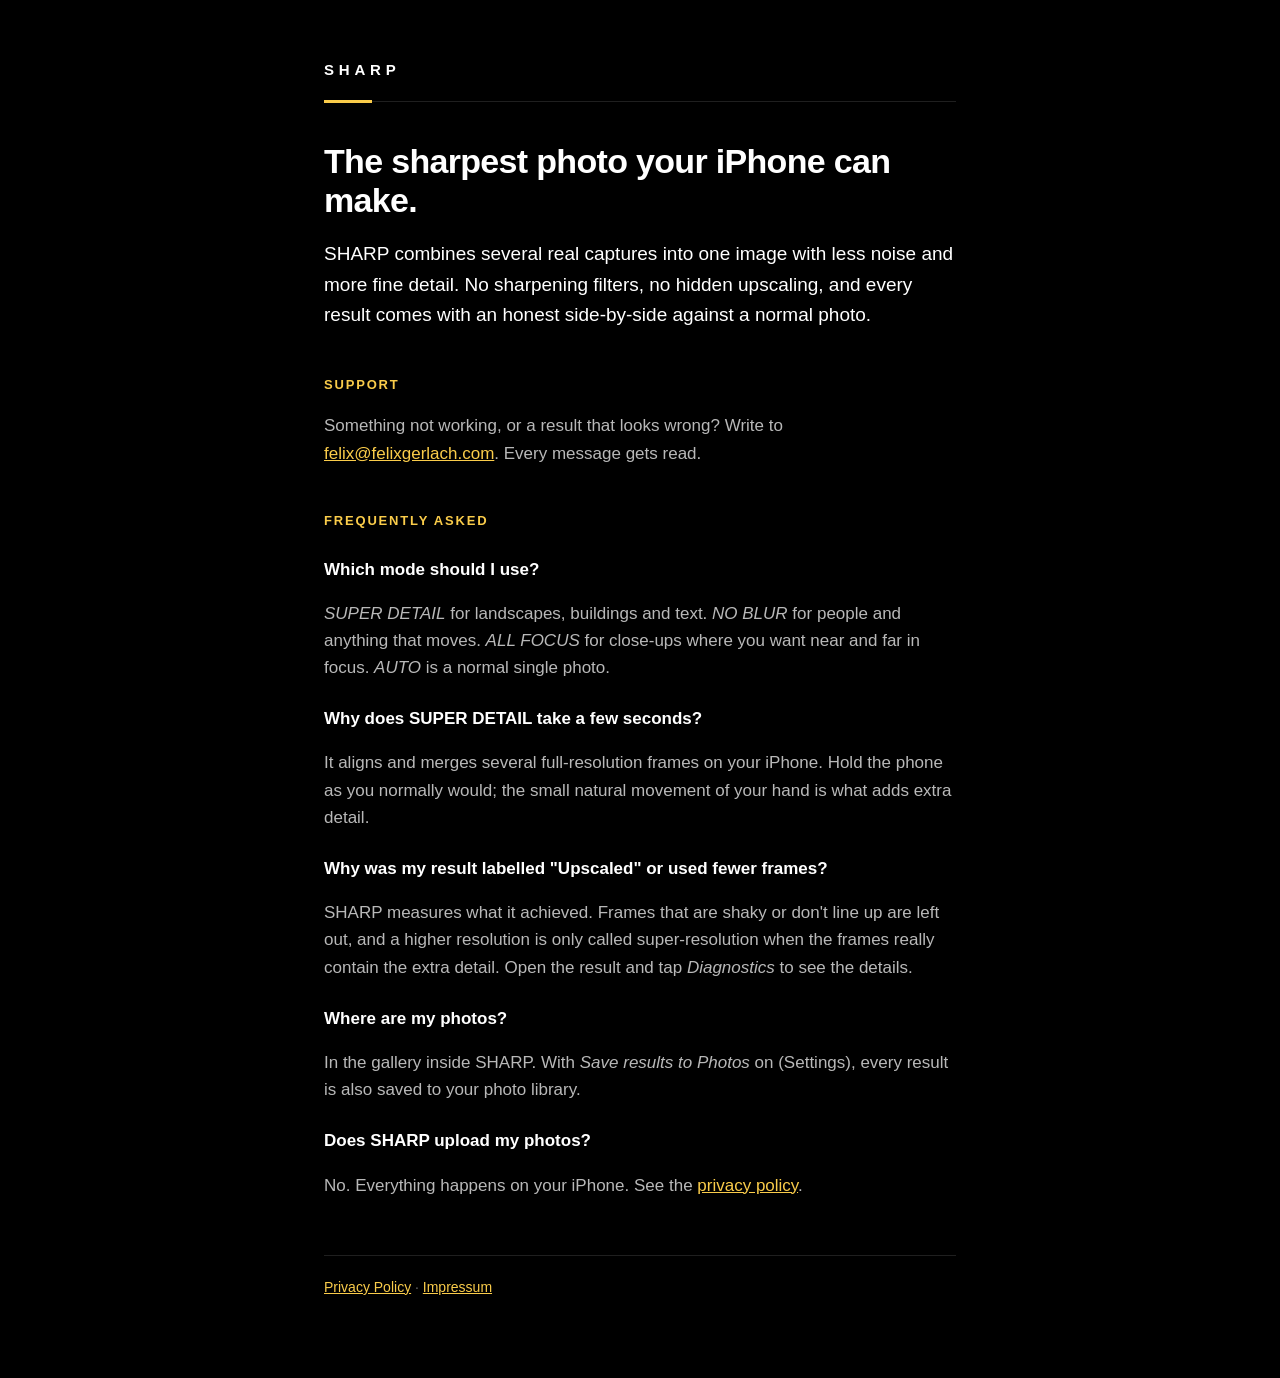
<file: index.html>
<!doctype html>
<html lang="en">
<head>
<meta charset="utf-8">
<meta name="viewport" content="width=device-width, initial-scale=1">
<title>SHARP · Multi-frame detail camera</title>
<meta name="description" content="SHARP combines several real captures on your iPhone into one sharper, more detailed photo. Everything runs on the device.">
<link rel="stylesheet" href="style.css">
</head>
<body>
<main>
  <a class="brand" href="index.html">SHARP</a>
  <div class="rule"></div>
  <h1>The sharpest photo your iPhone can make.</h1>
  <p class="lead">SHARP combines several real captures into one image with less noise and more fine detail. No sharpening filters, no hidden upscaling, and every result comes with an honest side-by-side against a normal photo.</p>

  <h2>Support</h2>
  <p>Something not working, or a result that looks wrong? Write to <a href="mailto:felix@felixgerlach.com">felix@felixgerlach.com</a>. Every message gets read.</p>

  <h2>Frequently asked</h2>
  <h3>Which mode should I use?</h3>
  <p><em>SUPER DETAIL</em> for landscapes, buildings and text. <em>NO BLUR</em> for people and anything that moves. <em>ALL FOCUS</em> for close-ups where you want near and far in focus. <em>AUTO</em> is a normal single photo.</p>
  <h3>Why does SUPER DETAIL take a few seconds?</h3>
  <p>It aligns and merges several full-resolution frames on your iPhone. Hold the phone as you normally would; the small natural movement of your hand is what adds extra detail.</p>
  <h3>Why was my result labelled "Upscaled" or used fewer frames?</h3>
  <p>SHARP measures what it achieved. Frames that are shaky or don't line up are left out, and a higher resolution is only called super-resolution when the frames really contain the extra detail. Open the result and tap <em>Diagnostics</em> to see the details.</p>
  <h3>Where are my photos?</h3>
  <p>In the gallery inside SHARP. With <em>Save results to Photos</em> on (Settings), every result is also saved to your photo library.</p>
  <h3>Does SHARP upload my photos?</h3>
  <p>No. Everything happens on your iPhone. See the <a href="privacy.html">privacy policy</a>.</p>

  <footer>
    <a href="privacy.html">Privacy Policy</a> · <a href="impressum.html">Impressum</a>
  </footer>
</main>
</body>
</html>
</file>
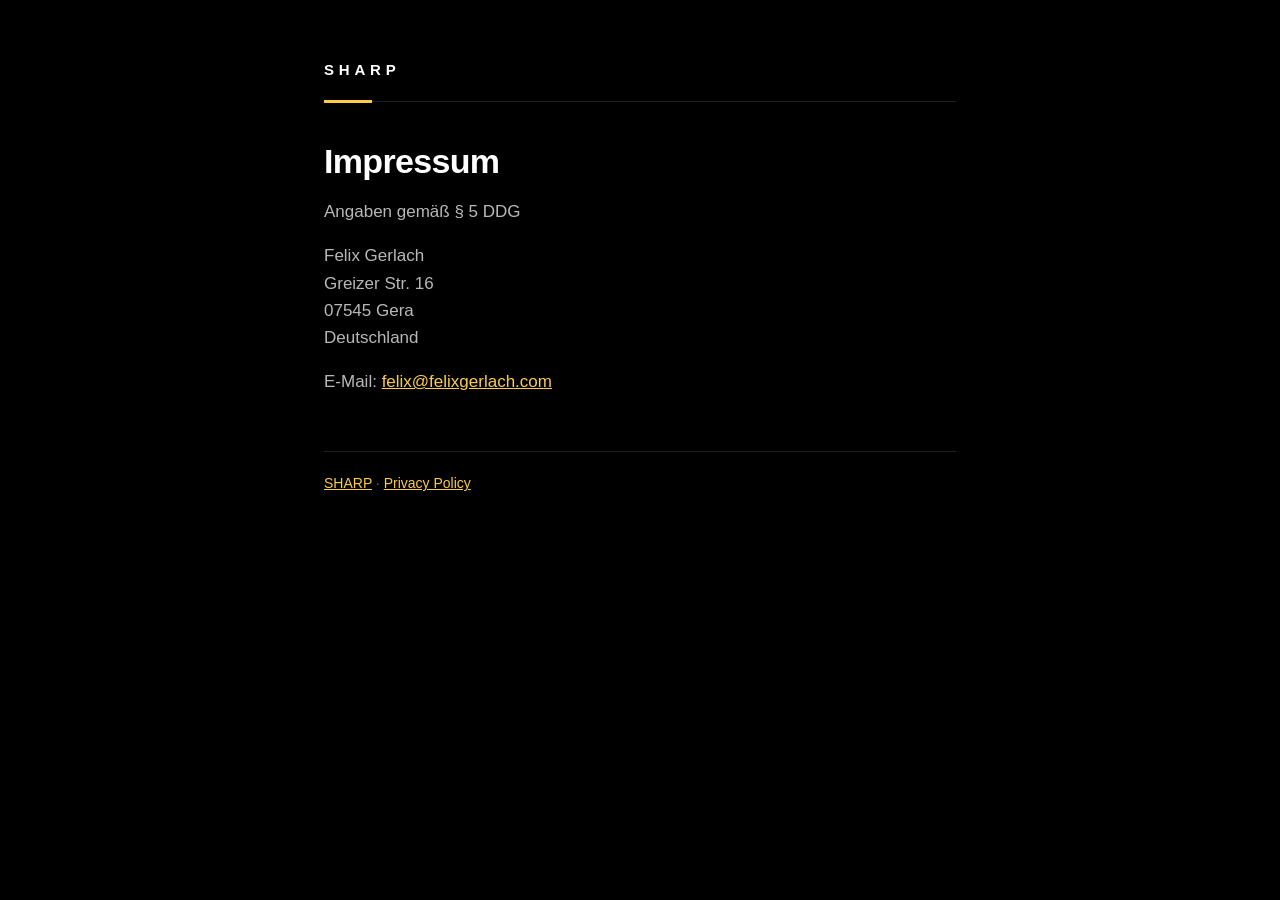
<file: impressum.html>
<!doctype html>
<html lang="de">
<head>
<meta charset="utf-8">
<meta name="viewport" content="width=device-width, initial-scale=1">
<title>SHARP · Impressum</title>
<link rel="stylesheet" href="style.css">
</head>
<body>
<main>
  <a class="brand" href="index.html">SHARP</a>
  <div class="rule"></div>
  <h1>Impressum</h1>
  <p>Angaben gemäß § 5 DDG</p>
  <p>Felix Gerlach<br>
  Greizer Str. 16<br>
  07545 Gera<br>
  Deutschland</p>
  <p>E-Mail: <a href="mailto:felix@felixgerlach.com">felix@felixgerlach.com</a></p>
  <footer><a href="index.html">SHARP</a> · <a href="privacy.html">Privacy Policy</a></footer>
</main>
</body>
</html>
</file>
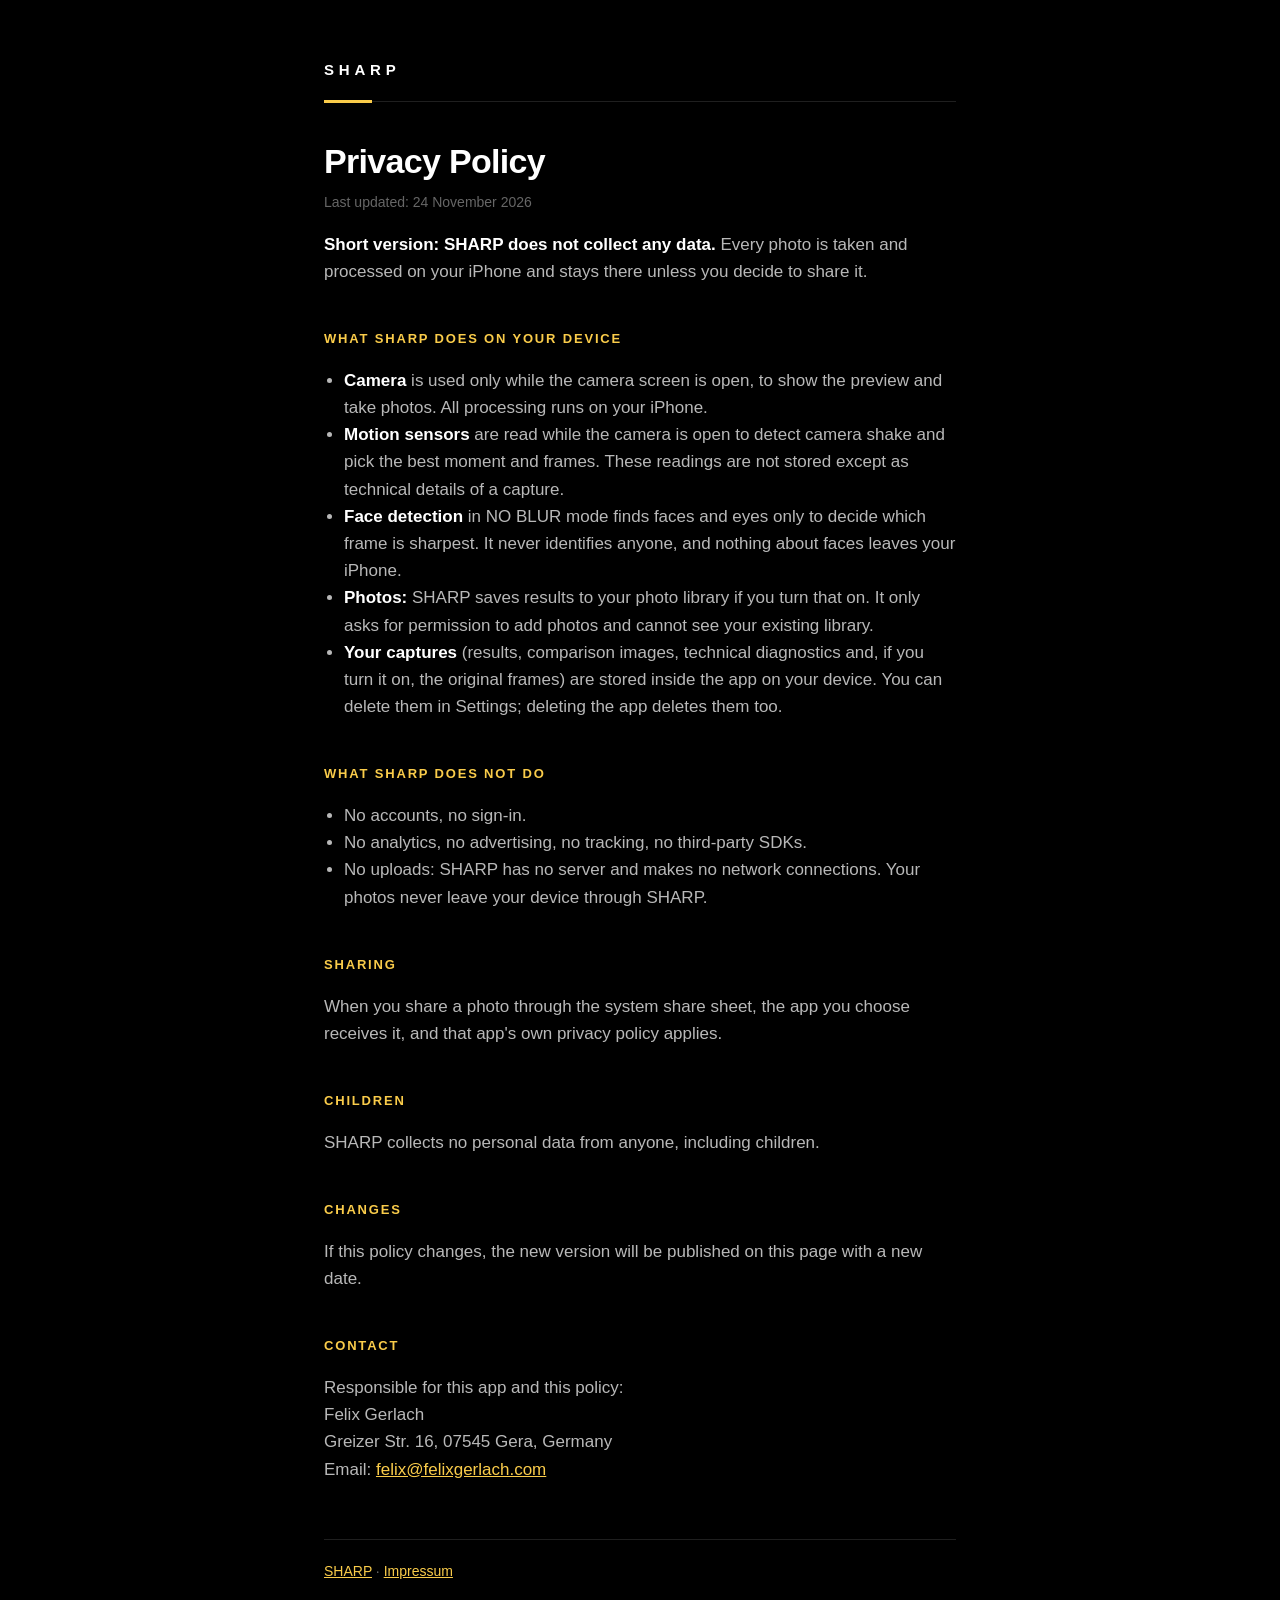
<file: privacy.html>
<!doctype html>
<html lang="en">
<head>
<meta charset="utf-8">
<meta name="viewport" content="width=device-width, initial-scale=1">
<title>SHARP · Privacy Policy</title>
<link rel="stylesheet" href="style.css">
</head>
<body>
<main>
  <a class="brand" href="index.html">SHARP</a>
  <div class="rule"></div>
  <h1>Privacy Policy</h1>
  <p class="meta">Last updated: 24 November 2026</p>

  <p><strong>Short version: SHARP does not collect any data.</strong> Every photo is taken and processed on your iPhone and stays there unless you decide to share it.</p>

  <h2>What SHARP does on your device</h2>
  <ul>
    <li><strong>Camera</strong> is used only while the camera screen is open, to show the preview and take photos. All processing runs on your iPhone.</li>
    <li><strong>Motion sensors</strong> are read while the camera is open to detect camera shake and pick the best moment and frames. These readings are not stored except as technical details of a capture.</li>
    <li><strong>Face detection</strong> in NO BLUR mode finds faces and eyes only to decide which frame is sharpest. It never identifies anyone, and nothing about faces leaves your iPhone.</li>
    <li><strong>Photos:</strong> SHARP saves results to your photo library if you turn that on. It only asks for permission to add photos and cannot see your existing library.</li>
    <li><strong>Your captures</strong> (results, comparison images, technical diagnostics and, if you turn it on, the original frames) are stored inside the app on your device. You can delete them in Settings; deleting the app deletes them too.</li>
  </ul>

  <h2>What SHARP does not do</h2>
  <ul>
    <li>No accounts, no sign-in.</li>
    <li>No analytics, no advertising, no tracking, no third-party SDKs.</li>
    <li>No uploads: SHARP has no server and makes no network connections. Your photos never leave your device through SHARP.</li>
  </ul>

  <h2>Sharing</h2>
  <p>When you share a photo through the system share sheet, the app you choose receives it, and that app's own privacy policy applies.</p>

  <h2>Children</h2>
  <p>SHARP collects no personal data from anyone, including children.</p>

  <h2>Changes</h2>
  <p>If this policy changes, the new version will be published on this page with a new date.</p>

  <h2>Contact</h2>
  <p>Responsible for this app and this policy:<br>
  Felix Gerlach<br>
  Greizer Str. 16, 07545 Gera, Germany<br>
  Email: <a href="mailto:felix@felixgerlach.com">felix@felixgerlach.com</a></p>
  <footer><a href="index.html">SHARP</a> · <a href="impressum.html">Impressum</a></footer>
</main>
</body>
</html>
</file>
<file: style.css>
:root { color-scheme: dark; }
* { box-sizing: border-box; }
body {
  margin: 0;
  background: #000;
  color: #fff;
  font: 17px/1.6 -apple-system, BlinkMacSystemFont, "Helvetica Neue", Helvetica, Arial, sans-serif;
}
main { max-width: 680px; margin: 0 auto; padding: 56px 24px 80px; }
.brand {
  font-weight: 800; font-size: 15px; letter-spacing: 0.32em;
  color: #fff; text-decoration: none;
}
.rule { height: 1px; background: rgba(255,255,255,0.12); margin: 18px 0 40px; position: relative; }
.rule::before { content: ""; position: absolute; left: 0; top: -1px; width: 48px; height: 3px; background: #facc4a; }
h1 { font-size: 34px; line-height: 1.15; margin: 0 0 16px; letter-spacing: -0.02em; }
h2 { font-size: 13px; text-transform: uppercase; letter-spacing: 0.14em; color: #facc4a; margin: 44px 0 10px; }
h3 { font-size: 17px; margin: 24px 0 4px; }
p, li { color: rgba(255,255,255,0.72); }
strong { color: #fff; }
.lead { font-size: 19px; color: #fff; }
.meta { color: rgba(255,255,255,0.4); font-size: 14px; margin-top: -6px; }
a { color: #facc4a; }
ul { padding-left: 20px; }
footer { margin-top: 56px; padding-top: 20px; border-top: 1px solid rgba(255,255,255,0.12); color: rgba(255,255,255,0.4); font-size: 14px; }
</file>
